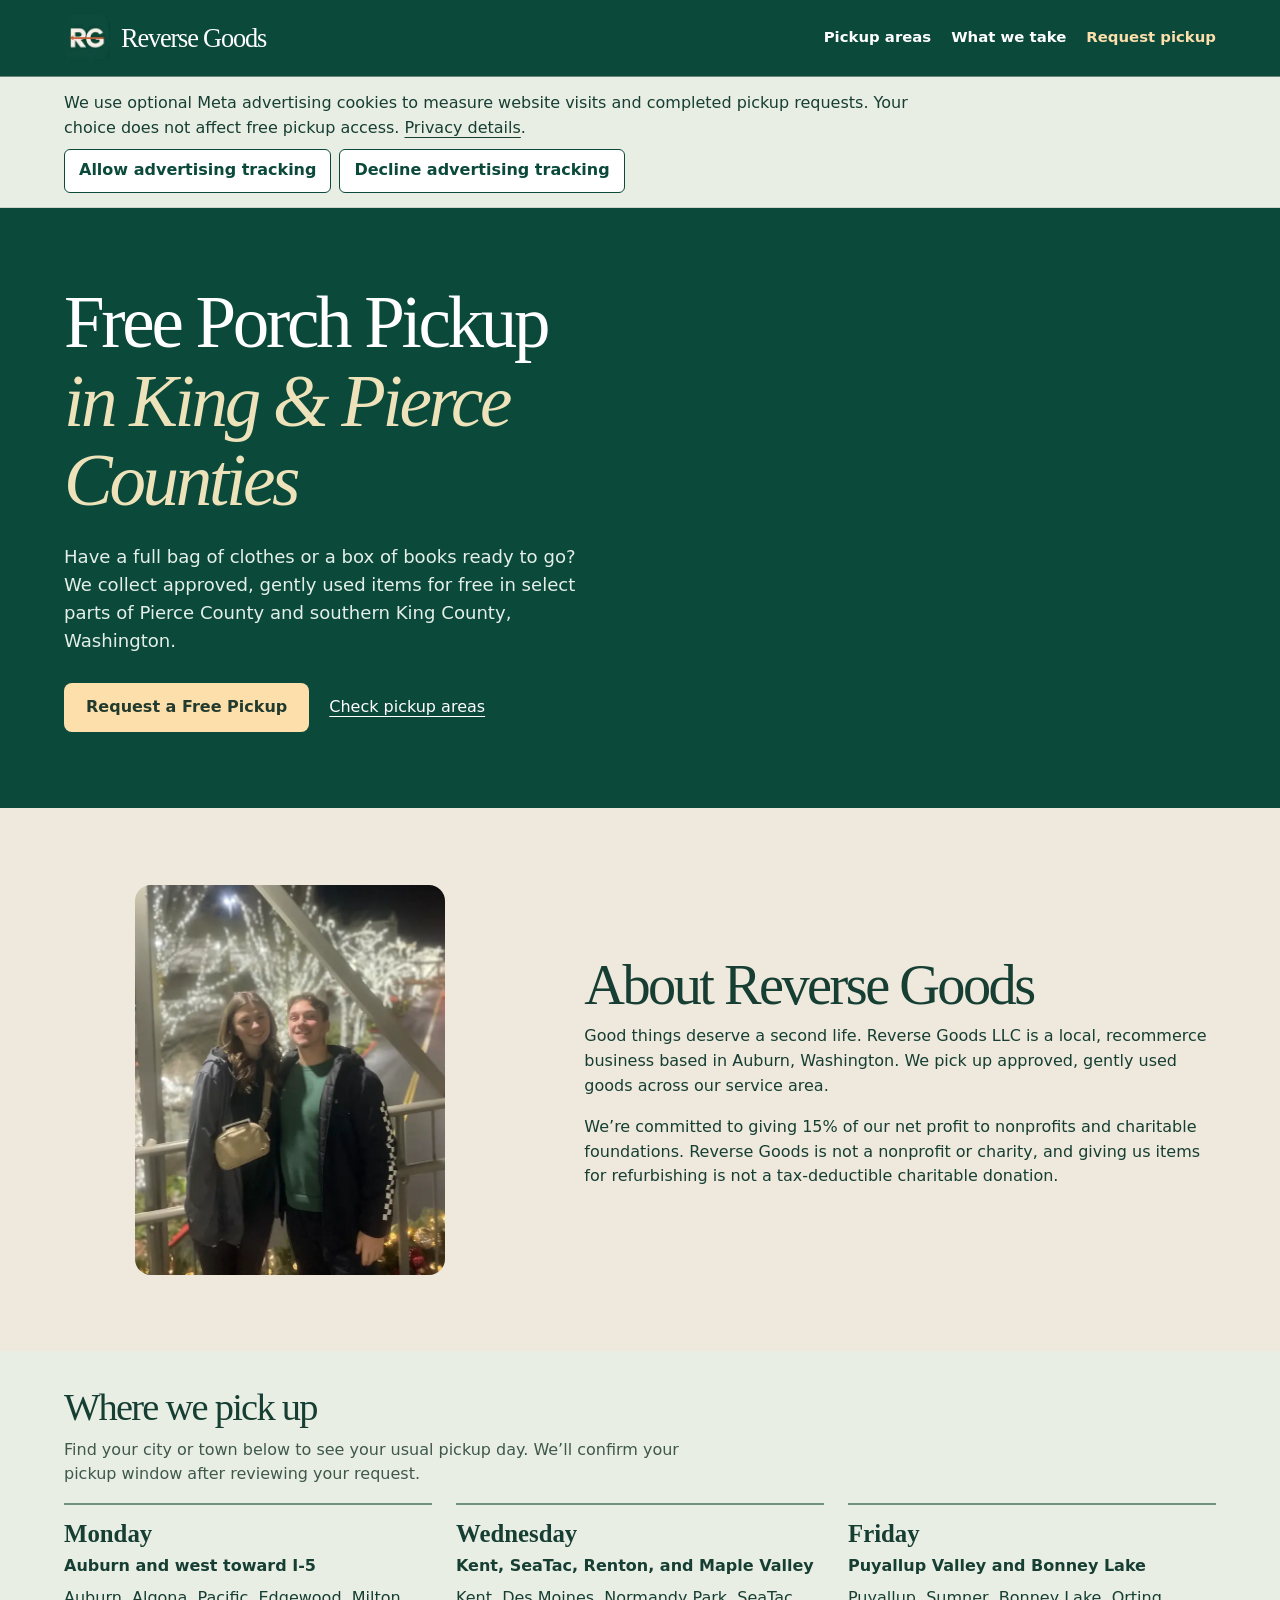
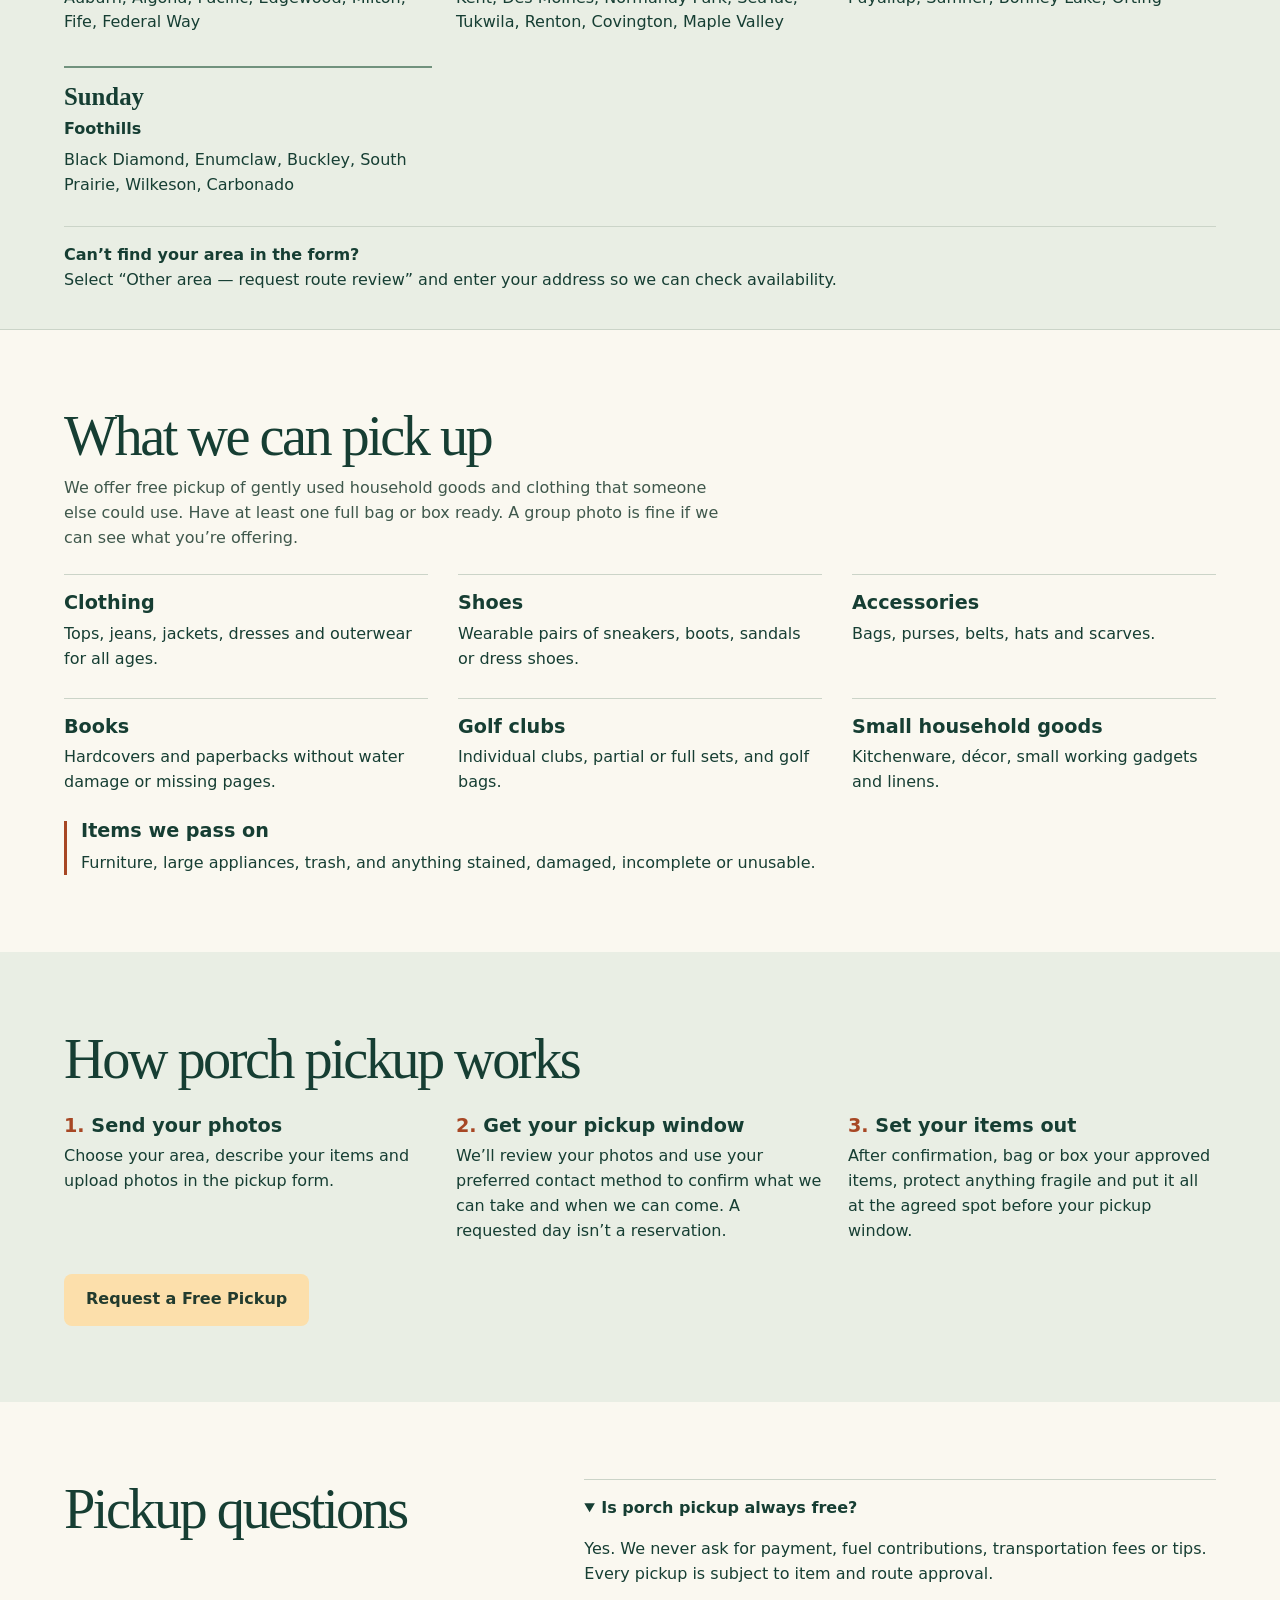
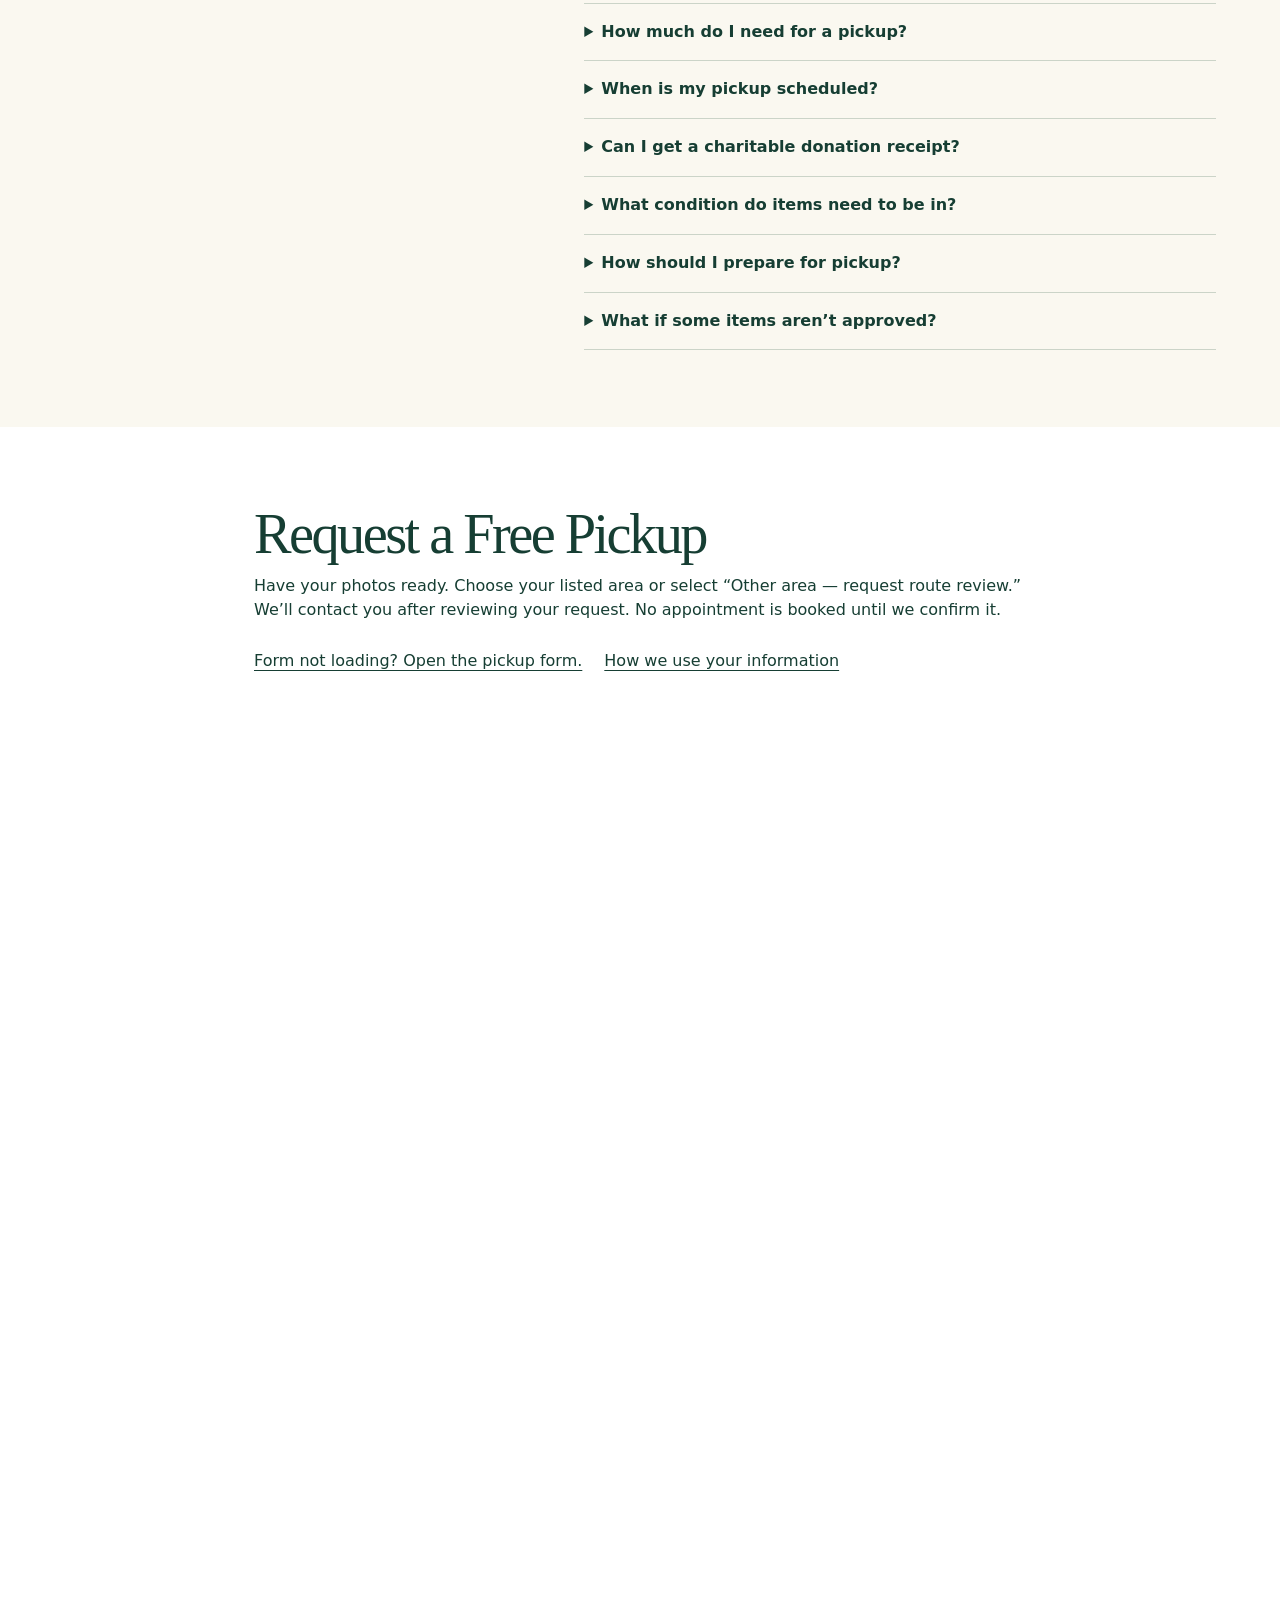
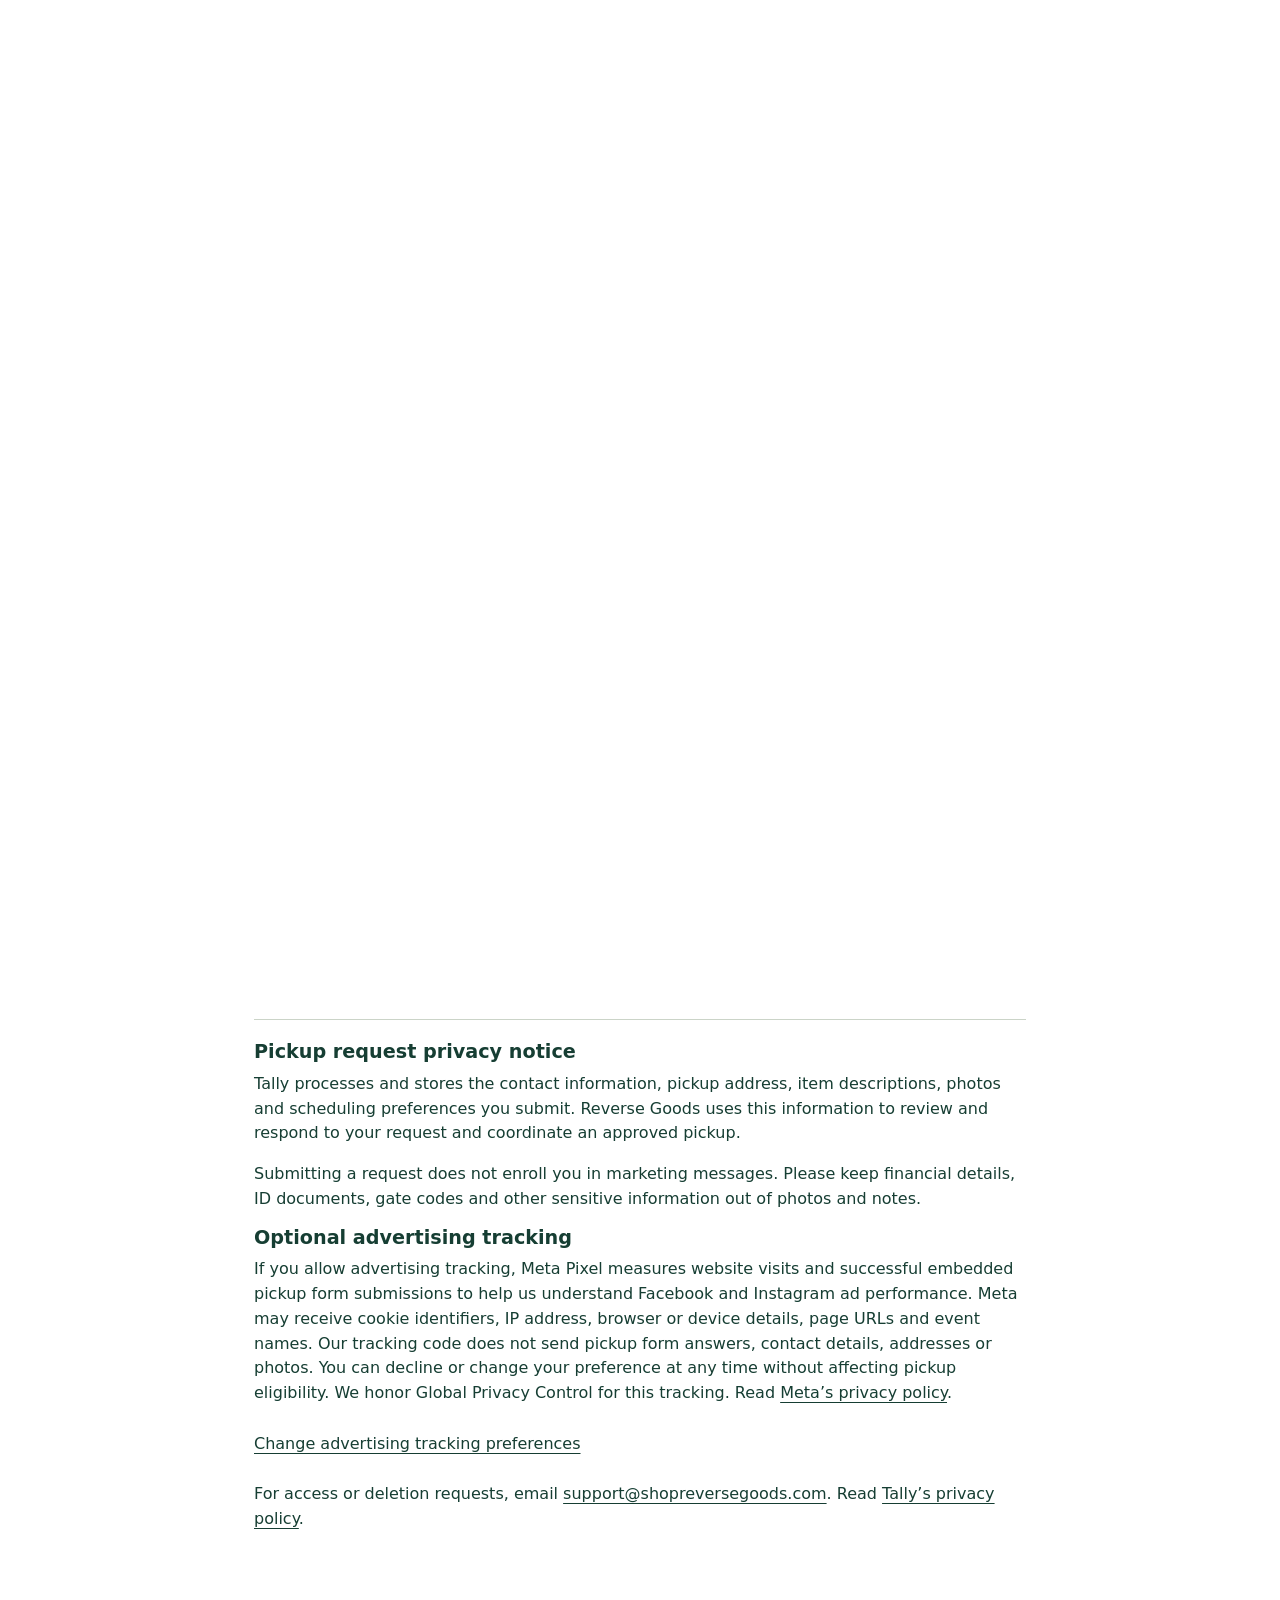
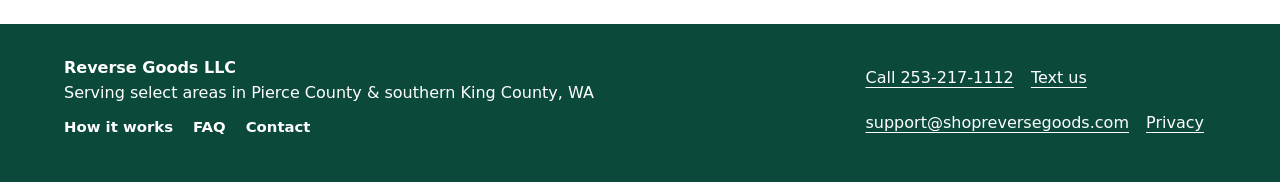
<file: index.html>
<!doctype html>
<html lang="en">
<head>
  <meta charset="utf-8">
  <meta name="viewport" content="width=device-width, initial-scale=1">
  <title>Free Porch Pickup in King &amp; Pierce Counties, WA | Reverse Goods</title>
  <meta name="description" content="Free porch pickup for approved clothing, shoes, books, golf clubs and small household goods in select Pierce and south King County areas. Request a free pickup.">
  <link rel="canonical" href="https://shopreversegoods.com/">
  <meta name="theme-color" content="#0b493b">
  <meta property="og:type" content="website">
  <meta property="og:site_name" content="Reverse Goods">
  <meta property="og:title" content="Free Porch Pickup in King &amp; Pierce Counties, WA | Reverse Goods">
  <meta property="og:description" content="Check ZIP codes and request free porch pickup of approved clothing and household goods in select Pierce and south King County areas.">
  <meta property="og:url" content="https://shopreversegoods.com/">
  <meta property="og:image" content="https://shopreversegoods.com/assets/reverse-goods-logo.jpg">
  <meta property="og:image:alt" content="Reverse Goods monogram with a copper arrow on forest green">
  <meta name="twitter:card" content="summary">
  <link rel="icon" type="image/png" sizes="96x96" href="/favicon.png">
  <link rel="stylesheet" href="styles.css">
  <script defer src="https://tally.so/widgets/embed.js"></script>
  <script type="application/ld+json">
    {
      "@context": "https://schema.org",
      "@type": "LocalBusiness",
      "@id": "https://shopreversegoods.com/#business",
      "name": "Reverse Goods",
      "legalName": "Reverse Goods LLC",
      "url": "https://shopreversegoods.com/",
      "logo": "https://shopreversegoods.com/assets/reverse-goods-logo.jpg",
      "telephone": "+1-253-217-1112",
      "email": "support@shopreversegoods.com",
      "description": "For-profit resale business offering free, photo-approved porch pickup of gently used goods. Pickup availability depends on ZIP code and route approval.",
      "areaServed": ["Select ZIP codes in Pierce County, Washington", "Select areas in southern King County, Washington, subject to route review"]
    }
  </script>
  <style>
    #rg-tracking-panel { background: #e9eee4; color: #163e33; border-bottom: 1px solid #cbd4c8; }
    #rg-tracking-panel .wrap { padding-block: 14px; }
    #rg-tracking-panel p { margin: 0 0 8px; max-width: 85ch; }
    .rg-tracking-actions { display: flex; flex-wrap: wrap; gap: 8px; }
    .rg-tracking-actions button, #rg-tracking-manage { font: inherit; cursor: pointer; min-height: 44px; }
    .rg-tracking-actions button { padding: 8px 14px; border: 1px solid #0b493b; border-radius: 6px; background: #fff; color: #0b493b; font-weight: 600; }
    #rg-tracking-manage { background: none; border: 0; padding: 0; color: inherit; text-decoration: underline; text-underline-offset: 4px; }
    #rg-tracking-panel[hidden], #rg-tracking-allow[hidden] { display: none !important; }
  </style>
</head>
<body>
  <a class="skip" href="#main">Skip to main content</a>
  <header id="top">
    <div class="wrap nav">
      <a class="brand" href="#top"><img src="assets/reverse-goods-mark.webp" alt="" width="46" height="46">Reverse Goods</a>
      <nav aria-label="Main navigation">
        <a href="#routes">Pickup areas</a>
        <a href="#accept">What we take</a>
        <a href="#request">Request pickup</a>
      </nav>
    </div>
  </header>

  <aside id="rg-tracking-panel" aria-label="Optional advertising tracking" hidden>
    <div class="wrap">
      <p>We use optional Meta advertising cookies to measure website visits and completed pickup requests. Your choice does not affect free pickup access. <a href="#privacy">Privacy details</a>.</p>
      <div class="rg-tracking-actions">
        <button type="button" id="rg-tracking-allow">Allow advertising tracking</button>
        <button type="button" id="rg-tracking-decline">Decline advertising tracking</button>
      </div>
    </div>
  </aside>

  <main id="main" tabindex="-1">
    <section class="hero">
      <div class="wrap hero-content">
        <div>
          <h1>Free Porch Pickup <em>in King &amp; Pierce Counties</em></h1>
          <p>Have a full bag of clothes or a box of books ready to go? We collect approved, gently used items for free in select parts of Pierce County and southern King County, Washington.</p>
          <div class="actions">
            <a href="#request" class="btn">Request a Free Pickup</a>
            <a href="#routes">Check pickup areas</a>
          </div>
        </div>
      </div>
    </section>

    <section id="about" class="about">
      <div class="wrap split">
        <img class="portrait" src="assets/reverse-goods-portrait.webp" alt="Two people standing together beneath outdoor holiday lights" width="640" height="804" loading="lazy">
        <div id="impact">
          <h2>About Reverse Goods</h2>
          <p>Good things deserve a second life. Reverse Goods LLC is a local, recommerce business based in Auburn, Washington. We pick up approved, gently used goods across our service area.</p>
          <p>We’re committed to giving 15% of our net profit to nonprofits and charitable foundations. Reverse Goods is not a nonprofit or charity, and giving us items for refurbishing is not a tax-deductible charitable donation.</p>
        </div>
      </div>
    </section>

    <section id="routes" class="routes">
      <div class="wrap">
        <h2>Where we pick up</h2>
        <p class="intro">Find your city or town below to see your usual pickup day. We’ll confirm your pickup window after reviewing your request.</p>
        <div class="cols route-grid">
          <article>
            <h3>Monday</h3>
            <p><strong>Auburn and west toward I-5</strong></p>
            <p>Auburn, Algona, Pacific, Edgewood, Milton, Fife, Federal Way</p>
          </article>
          <article>
            <h3>Wednesday</h3>
            <p><strong>Kent, SeaTac, Renton, and Maple Valley</strong></p>
            <p>Kent, Des Moines, Normandy Park, SeaTac, Tukwila, Renton, Covington, Maple Valley</p>
          </article>
          <article>
            <h3>Friday</h3>
            <p><strong>Puyallup Valley and Bonney Lake</strong></p>
            <p>Puyallup, Sumner, Bonney Lake, Orting</p>
          </article>
          <article>
            <h3>Sunday</h3>
            <p><strong>Foothills</strong></p>
            <p>Black Diamond, Enumclaw, Buckley, South Prairie, Wilkeson, Carbonado</p>
          </article>
        </div>
        <p class="route-review"><strong>Can’t find your area in the form?</strong> Select “Other area — request route review” and enter your address so we can check availability.</p>
      </div>
    </section>

    <section id="accept">
      <div class="wrap">
        <h2>What we can pick up</h2>
        <p class="intro">We offer free pickup of gently used household goods and clothing that someone else could use. Have at least one full bag or box ready. A group photo is fine if we can see what you’re offering.</p>
        <div class="items">
          <div><h3>Clothing</h3><p>Tops, jeans, jackets, dresses and outerwear for all ages.</p></div>
          <div><h3>Shoes</h3><p>Wearable pairs of sneakers, boots, sandals or dress shoes.</p></div>
          <div><h3>Accessories</h3><p>Bags, purses, belts, hats and scarves.</p></div>
          <div><h3>Books</h3><p>Hardcovers and paperbacks without water damage or missing pages.</p></div>
          <div><h3>Golf clubs</h3><p>Individual clubs, partial or full sets, and golf bags.</p></div>
          <div><h3>Small household goods</h3><p>Kitchenware, décor, small working gadgets and linens.</p></div>
        </div>
        <div class="note"><h3>Items we pass on</h3><p>Furniture, large appliances, trash, and anything stained, damaged, incomplete or unusable.</p></div>
      </div>
    </section>

    <section id="how" class="how">
      <div class="wrap">
        <h2>How porch pickup works</h2>
        <ol class="cols steps">
          <li><h3>Send your photos</h3><p>Choose your area, describe your items and upload photos in the pickup form.</p></li>
          <li><h3>Get your pickup window</h3><p>We’ll review your photos and use your preferred contact method to confirm what we can take and when we can come. A requested day isn’t a reservation.</p></li>
          <li><h3>Set your items out</h3><p>After confirmation, bag or box your approved items, protect anything fragile and put it all at the agreed spot before your pickup window.</p></li>
        </ol>
        <a href="#request" class="btn">Request a Free Pickup</a>
      </div>
    </section>

    <section id="faq" class="faq">
      <div class="wrap split">
        <h2>Pickup questions</h2>
        <div>
          <details open><summary>Is porch pickup always free?</summary><p>Yes. We never ask for payment, fuel contributions, transportation fees or tips. Every pickup is subject to item and route approval.</p></details>
          <details><summary>How much do I need for a pickup?</summary><p>Have at least one full bag or box of gently used items ready. A request can include several accepted categories.</p></details>
          <details><summary>When is my pickup scheduled?</summary><p>Your pickup is booked only once we confirm the approved items, date and time window with you. Please wait for confirmation before setting items outside.</p></details>
          <details><summary>Can I get a charitable donation receipt?</summary><p>No. Reverse Goods LLC is a for-profit business, not a charity. Items we collect may be resold and do not qualify as tax-deductible charitable donations.</p></details>
          <details><summary>What condition do items need to be in?</summary><p>Items must be clean, gently used, complete and usable, without significant stains, tears, odors, damage or missing components.</p></details>
          <details><summary>How should I prepare for pickup?</summary><p>Set aside only approved items. Bag or box clothing, shoes and books, protect fragile pieces and use the agreed pickup spot.</p></details>
          <details><summary>What if some items aren’t approved?</summary><p>We’ll let you know what we can take. We may leave behind items that don’t match the photos or aren’t in suitable condition.</p></details>
        </div>
      </div>
    </section>

    <section id="request" class="request" tabindex="-1">
      <div class="wrap">
        <h2>Request a Free Pickup</h2>
        <p>Have your photos ready. Choose your listed area or select “Other area — request route review.” We’ll contact you after reviewing your request. No appointment is booked until we confirm it.</p>
        <p class="form-links"><a href="https://tally.so/r/RWx4Xv">Form not loading? Open the pickup form.</a> <a href="#privacy">How we use your information</a></p>
        <iframe id="pickupForm" title="Reverse Goods free pickup request" height="1900" loading="lazy" allow="camera; microphone; fullscreen" src="https://tally.so/embed/RWx4Xv?alignLeft=1&amp;hideTitle=1&amp;transparentBackground=1&amp;dynamicHeight=1"></iframe>
        <section id="privacy" class="privacy">
          <h3>Pickup request privacy notice</h3>
          <p>Tally processes and stores the contact information, pickup address, item descriptions, photos and scheduling preferences you submit. Reverse Goods uses this information to review and respond to your request and coordinate an approved pickup.</p>
          <p>Submitting a request does not enroll you in marketing messages. Please keep financial details, ID documents, gate codes and other sensitive information out of photos and notes.</p>
          <h3>Optional advertising tracking</h3>
          <p>If you allow advertising tracking, Meta Pixel measures website visits and successful embedded pickup form submissions to help us understand Facebook and Instagram ad performance. Meta may receive cookie identifiers, IP address, browser or device details, page URLs and event names. Our tracking code does not send pickup form answers, contact details, addresses or photos. You can decline or change your preference at any time without affecting pickup eligibility. We honor Global Privacy Control for this tracking. Read <a href="https://www.facebook.com/privacy/policy/">Meta’s privacy policy</a>.</p>
          <p><button type="button" id="rg-tracking-manage">Change advertising tracking preferences</button></p>
          <p>For access or deletion requests, email <a href="mailto:support@shopreversegoods.com">support@shopreversegoods.com</a>. Read <a href="https://tally.so/help/privacy-policy">Tally’s privacy policy</a>.</p>
        </section>
      </div>
    </section>
  </main>

  <footer id="contact">
    <div class="wrap foot">
      <div><strong>Reverse Goods LLC</strong><br>Serving select areas in Pierce County &amp; southern King County, WA
        <nav aria-label="Footer navigation">
          <a href="#how">How it works</a>
          <a href="#faq">FAQ</a>
          <a href="#contact">Contact</a>
        </nav>
      </div>
      <address>
        <a href="tel:+12532171112">Call 253-217-1112</a>
        <a href="sms:+12532171112">Text us</a><br>
        <a href="mailto:support@shopreversegoods.com">support@shopreversegoods.com</a>
        <a href="#privacy">Privacy</a>
      </address>
    </div>
  </footer>
  <script>
    (function rgTracking(w,d) {
  'use strict';
  const pixelId = '1630478008556045';
  const formId = 'RWx4Xv';
  const key = 'rg-ad-tracking-v1';
  const panel = d.getElementById('rg-tracking-panel');
  const accept = d.getElementById('rg-tracking-allow');
  const decline = d.getElementById('rg-tracking-decline');
  const manage = d.getElementById('rg-tracking-manage');
  const iframe = d.getElementById('pickupForm');
  let choice = null, initialized = false, pageViewSent = false, countedUnknown = false;
  const counted = new Set();
  const gpc = w.navigator.globalPrivacyControl === true;
  try { choice = w.localStorage.getItem(key); } catch (_) {}
  if (choice !== 'allow' && choice !== 'decline') choice = null;
  function enablePixel() {
    if (gpc || choice !== 'allow') return;
    if (!initialized) {
      if (!w.fbq) {
        const n = w.fbq = function () {
          if (n.callMethod) n.callMethod.apply(n, arguments);
          else n.queue.push(arguments);
        };
        if (!w._fbq) w._fbq = n;
        n.push = n; n.loaded = true; n.version = '2.0'; n.queue = [];
        const script = d.createElement('script');
        script.async = true;
        script.src = 'https://connect.facebook.net/en_US/fbevents.js';
        w.fbq('set', 'autoConfig', false, pixelId);
        w.fbq('consent', 'grant');
        w.fbq('init', pixelId);
        d.head.appendChild(script);
      } else {
        w.fbq('set', 'autoConfig', false, pixelId);
        w.fbq('consent', 'grant');
        w.fbq('init', pixelId);
      }
      initialized = true;
    } else w.fbq('consent', 'grant');
    if (!pageViewSent) {
      w.fbq('trackSingle', pixelId, 'PageView');
      pageViewSent = true;
    }
  }
  function applyChoice(next) {
    choice = gpc ? 'decline' : next;
    try { w.localStorage.setItem(key, choice); } catch (_) {}
    if (choice === 'allow') enablePixel();
    else if (initialized && w.fbq) w.fbq('consent', 'revoke');
    panel.hidden = true;
  }
  accept.addEventListener('click', function () { applyChoice('allow'); });
  decline.addEventListener('click', function () { applyChoice('decline'); });
  manage.addEventListener('click', function () {
    panel.hidden = false;
    panel.scrollIntoView({block:'nearest'});
    (gpc ? decline : accept).focus();
  });
  if (gpc) {
    accept.hidden = true;
    choice = 'decline';
  } else if (choice === 'allow') enablePixel();
  panel.hidden = choice !== null;
  w.addEventListener('storage', function (event) {
    if (event.key !== key) return;
    choice = gpc ? 'decline' : event.newValue;
    if (choice === 'allow') enablePixel();
    else if (initialized && w.fbq) w.fbq('consent', 'revoke');
    panel.hidden = choice === 'allow' || choice === 'decline';
  });
  w.addEventListener('message', function (event) {
    if (gpc || choice !== 'allow' || !initialized || !w.fbq) return;
    if (event.origin !== 'https://tally.so' || event.source !== iframe.contentWindow) return;
    let message = event.data;
    if (typeof message === 'string') {
      try { message = JSON.parse(message); } catch (_) { return; }
    }
    if (!message || message.event !== 'Tally.FormSubmitted') return;
    const payload = message.payload;
    if (!payload || typeof payload !== 'object' || payload.formId !== formId) return;
    const id = payload.submissionId || payload.id;
    if (typeof id === 'string' && id) {
      if (counted.has(id)) return;
      counted.add(id);
    } else {
      if (countedUnknown) return;
      countedUnknown = true;
    }
    w.fbq('trackSingle', pixelId, 'Lead');
  });
})(window, document);
  </script>
</body>
</html>
</file>
<file: styles.css>
:root {
  --ink: #163e33;
  --green: #0b493b;
  --paper: #faf8f0;
  --sage: #e9eee4;
  --rule: #cbd4c8;
  --rust: #a74724;
  --honey: #fcdfab;
  --space: clamp(20px, 5vw, 76px);
}

* { box-sizing: border-box; }
html { scroll-padding-top: 16px; }
body { margin: 0; color: var(--ink); background: var(--paper); font: 1rem/1.55 'Avenir Next', system-ui, sans-serif; }
a { color: inherit; text-underline-offset: 4px; }
p { margin: .55em 0 1em; }
h1, h2, h3 { margin: 0; line-height: 1.08; }
h1, h2, .brand { font-family: Georgia, serif; font-weight: 500; letter-spacing: -.045em; }
h1 { font-size: clamp(2.6rem, 5.7vw, 5.4rem); max-width: 15ch; }
h1 em { display: block; color: #ede2b9; font-weight: 400; }
h2 { font-size: clamp(2.3rem, 4.4vw, 4.2rem); }
h3 { font-size: 1.2rem; }
.wrap { max-width: 1340px; margin-inline: auto; padding-inline: var(--space); }
section > .wrap { padding-block: clamp(40px, 6vw, 78px); }

header, footer, .hero { background: var(--green); color: #fff; }
.nav { display: flex; align-items: center; justify-content: space-between; gap: 8px 24px; padding-block: 15px; border-bottom: 1px solid #68867a; }
.brand { display: inline-flex; align-items: center; gap: 11px; font-size: 1.65rem; text-decoration: none; white-space: nowrap; }
.brand img { border-radius: 8px; }
nav, .actions { display: flex; align-items: center; flex-wrap: wrap; gap: 0 20px; }
nav a { display: inline-flex; align-items: center; min-height: 44px; text-decoration: none; font-weight: 600; font-size: .93rem; }
nav a:hover { text-decoration: underline; }
.nav nav a:last-child { color: var(--honey); }
.hero-content { padding-block: clamp(40px, 6vw, 86px); }
.hero p { font-size: 1.13rem; max-width: 47ch; color: #e4efe8; margin: 22px 0 28px; }

.actions { gap: 6px 20px; }
.actions a, .text-link { display: inline-flex; align-items: center; min-height: 44px; }
.btn { display: inline-flex; align-items: center; min-height: 52px; padding: 12px 22px; border-radius: 8px; background: var(--honey); color: #223b2e; text-decoration: none; font-weight: 750; }
.btn:hover { background: #f7d49a; }

.routes, .how { background: var(--sage); }
.routes { border-bottom: 1px solid var(--rule); }
.routes .wrap { padding-block: 36px; }
.routes h2 { font-size: clamp(2rem, 3vw, 3rem); }
.intro { max-width: 66ch; color: #3f584c; }
.cols { display: grid; grid-template-columns: repeat(3, minmax(0, 1fr)); gap: 24px; }
.route-grid article { border-top: 2px solid #71927d; padding-top: 16px; }
.route-grid h3 { font-family: Georgia, serif; font-size: 1.55rem; }
.route-grid p { margin: .4em 0; }
.zips { font-size: .92rem; color: #405d50; }
.route-review { margin: 22px 0 0; padding-top: 16px; border-top: 1px solid var(--rule); }
.route-review strong { display: block; }
.items { display: grid; grid-template-columns: repeat(3, minmax(0, 1fr)); gap: 0 30px; margin-top: 24px; }
.items div { border-top: 1px solid var(--rule); padding: 18px 0; }
.items p, .steps p { margin: .5em 0; }
.note { border-left: 3px solid var(--rust); padding-left: 14px; }
.note p { margin-bottom: 0; }
.steps { margin: 26px 0 22px; padding: 0; list-style: none; counter-reset: step; }
.steps li { counter-increment: step; }
.steps h3::before { content: counter(step) '. '; color: var(--rust); }

.split { display: grid; grid-template-columns: minmax(0, 1fr) minmax(0, 1.4fr); gap: 6%; align-items: start; }
.about { background: #eee9dc; }
.about .split { align-items: center; }
.portrait { width: min(100%, 310px); height: auto; border-radius: 16px; display: block; margin: auto; }
.faq details { border-top: 1px solid var(--rule); }
.faq details:last-child { border-bottom: 1px solid var(--rule); }
summary { padding-block: 16px; cursor: pointer; font-weight: 700; }
.faq details p { margin: 0 0 16px; }
.request { background: #fff; }
.request .wrap { max-width: 900px; }
.form-links { display: flex; flex-wrap: wrap; gap: 0 22px; margin: 0 0 12px; }
.form-links a { display: inline-flex; align-items: center; min-height: 44px; }
iframe { display: block; width: 100%; border: 0; }
.privacy { padding-top: 22px; border-top: 1px solid var(--rule); margin-top: 24px; }
.foot { display: flex; justify-content: space-between; gap: 20px 26px; flex-wrap: wrap; padding-block: 32px; }
.foot address { font-style: normal; overflow-wrap: anywhere; }
.foot address a { display: inline-block; padding-block: 10px; margin-right: 12px; }
.skip { position: absolute; top: 12px; left: 12px; z-index: 2; padding: 10px 14px; background: white; }
.skip:not(:focus) { clip-path: inset(50%); width: 1px; height: 1px; overflow: hidden; padding: 0; }
:focus-visible { outline: 3px solid #b24f29; outline-offset: 4px; }
header :focus-visible, footer :focus-visible, .hero :focus-visible { outline-color: var(--honey); }

@media (max-width: 860px) {
  .nav { flex-wrap: wrap; }
}

@media (max-width: 760px) {
  .nav { align-items: flex-start; }
  nav { column-gap: 16px; }
  .brand { font-size: 1.45rem; }
  .split { grid-template-columns: minmax(0, 1fr); gap: 26px; }
  .hero h1 { font-size: clamp(2.6rem, 8.5vw, 4.3rem); }
  .hero p { font-size: 1.05rem; }

  .cols { grid-template-columns: minmax(0, 1fr); gap: 18px; }
  .route-grid article { padding-top: 12px; }
  .items { grid-template-columns: repeat(2, minmax(0, 1fr)); gap: 0 18px; }
  .about .split { display: flex; flex-direction: column-reverse; align-items: flex-start; }
  .portrait { max-width: 240px; margin: 0; }
}

@media (max-width: 420px) {
  .nav nav { width: 100%; column-gap: 12px; }
  .items { grid-template-columns: minmax(0, 1fr); }
}
</file>
